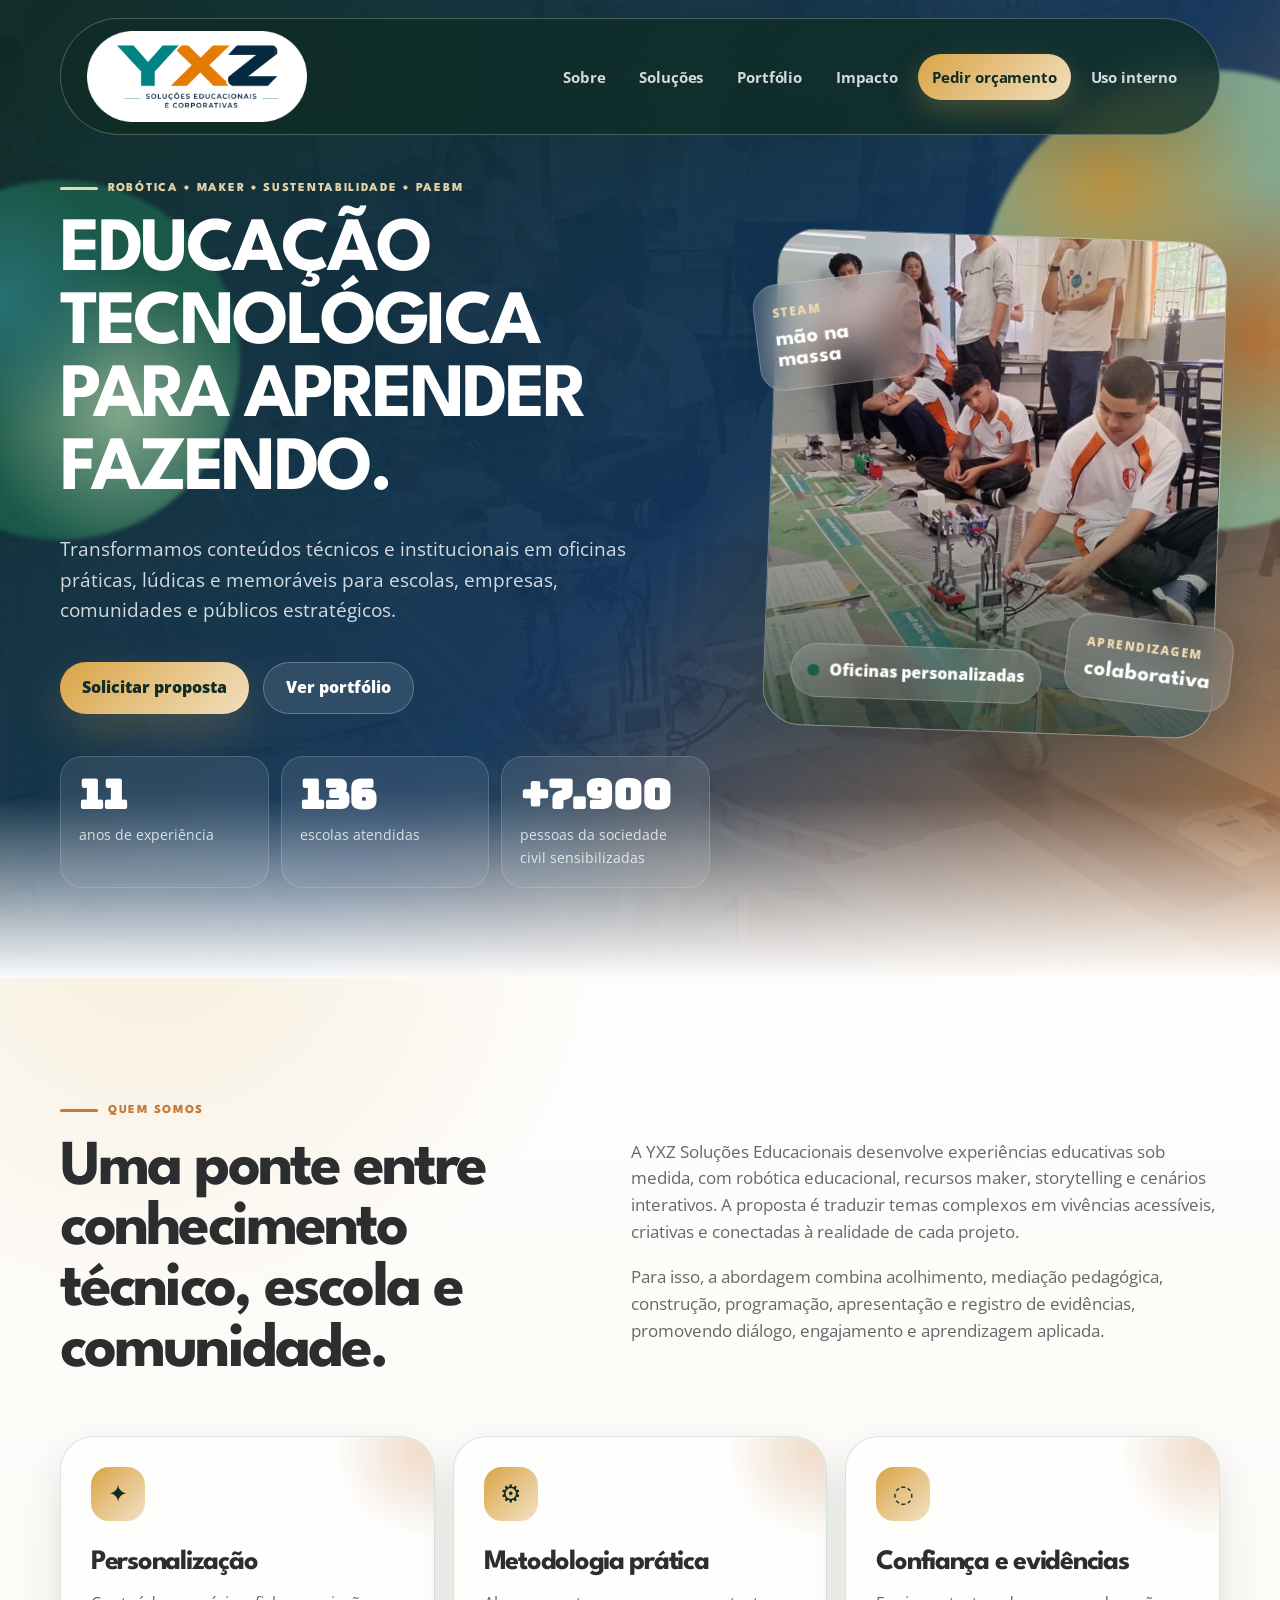
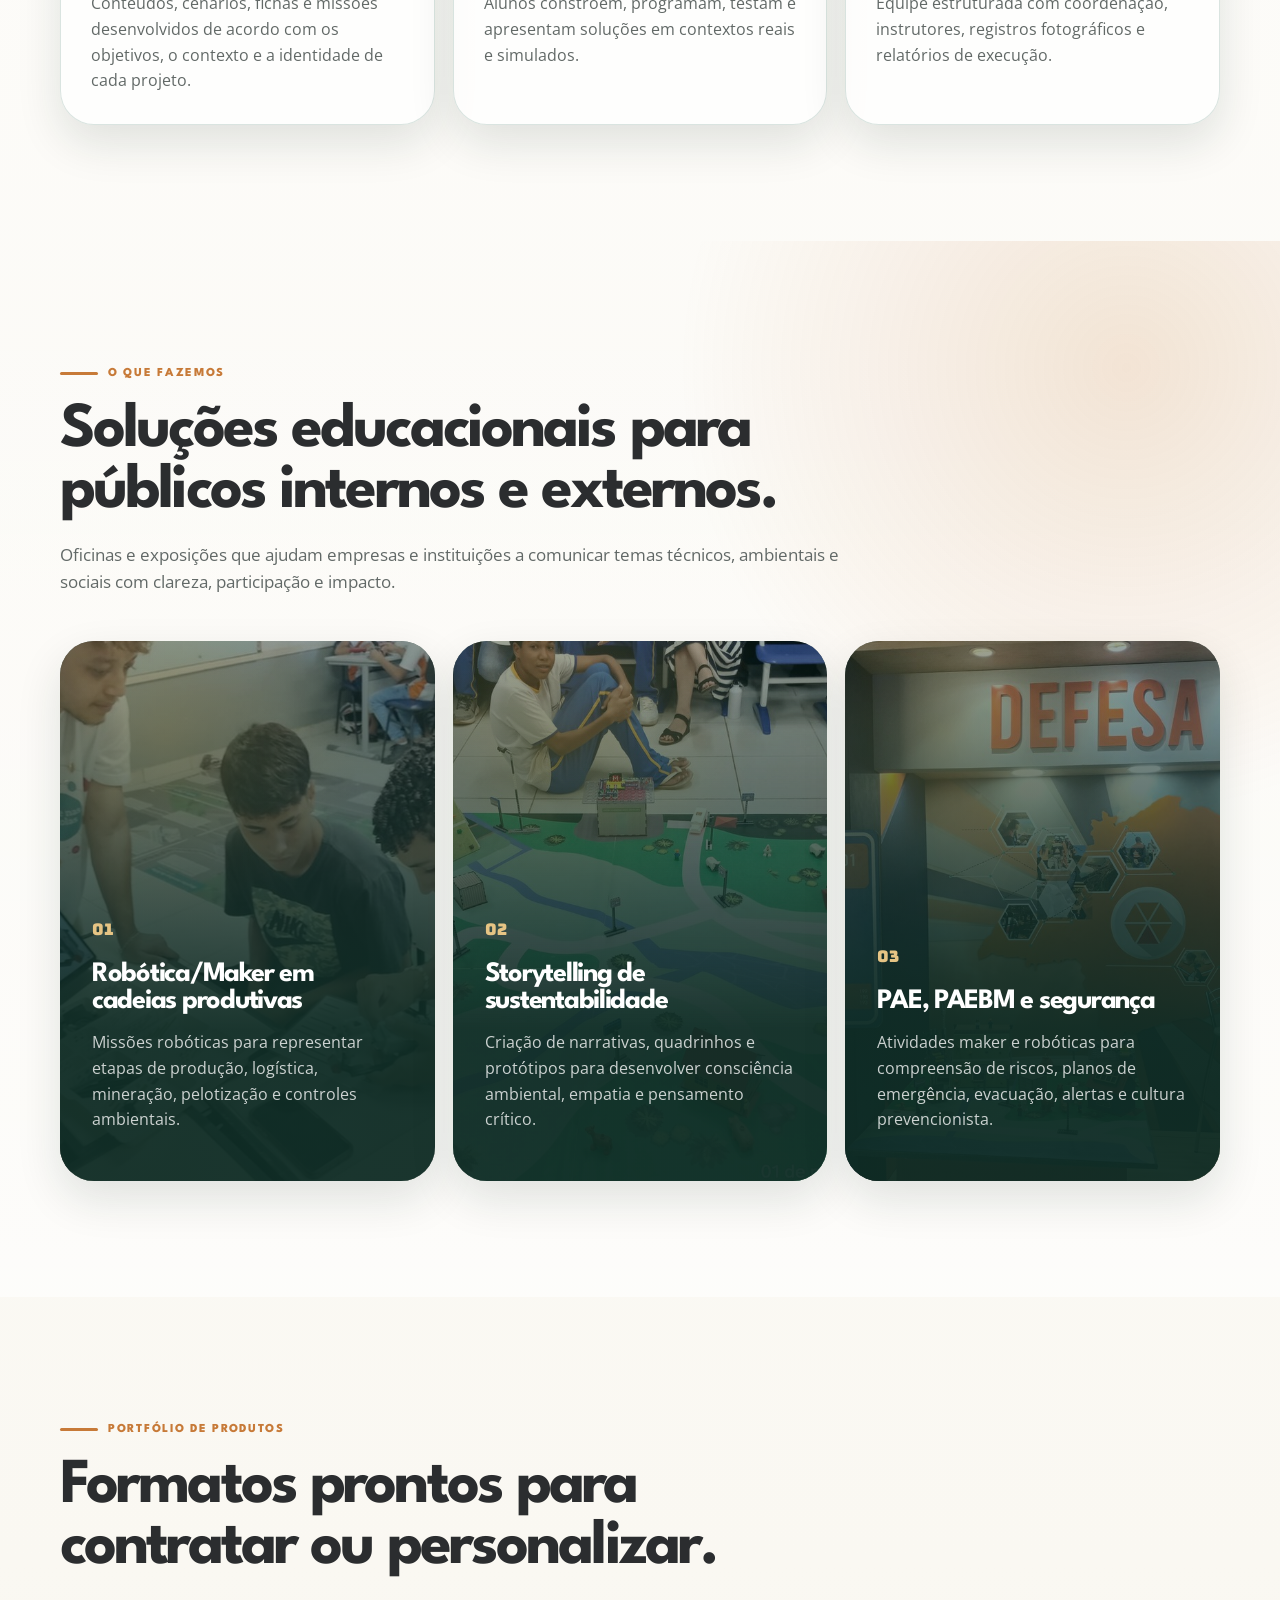
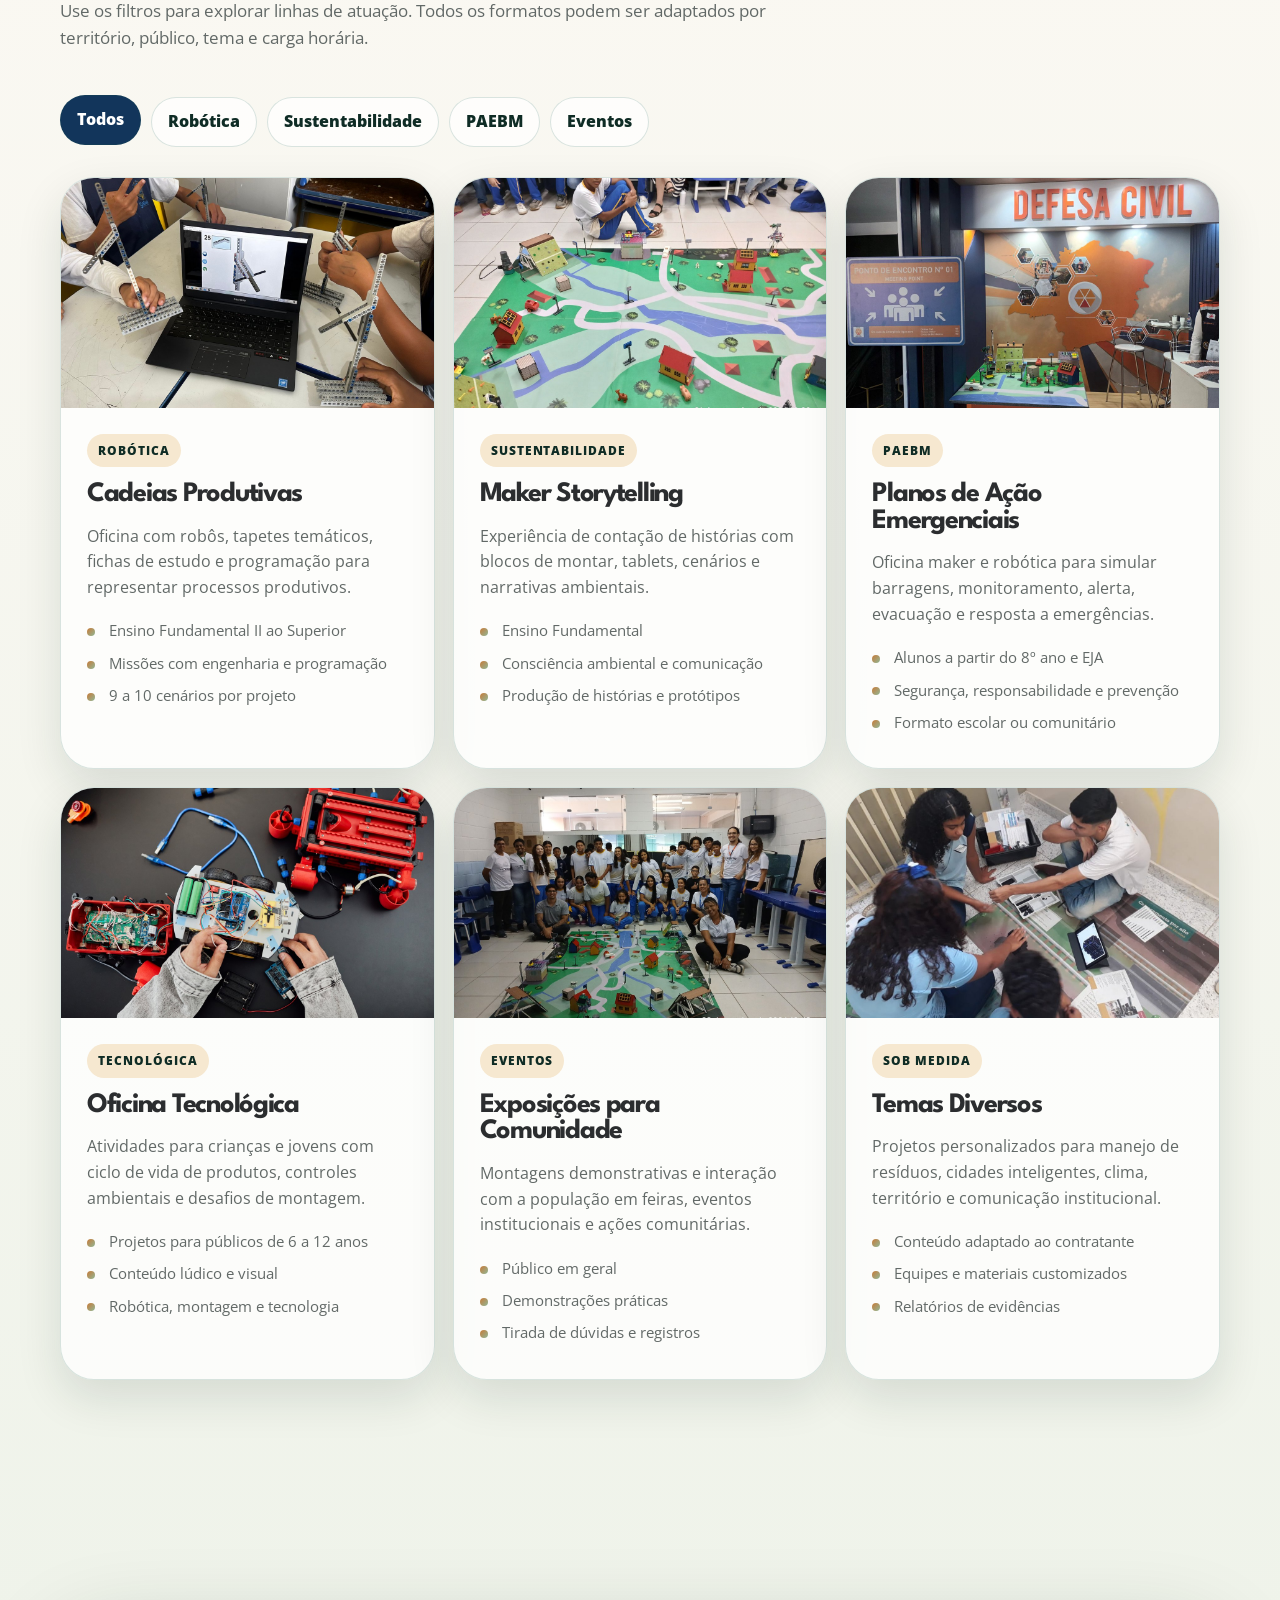
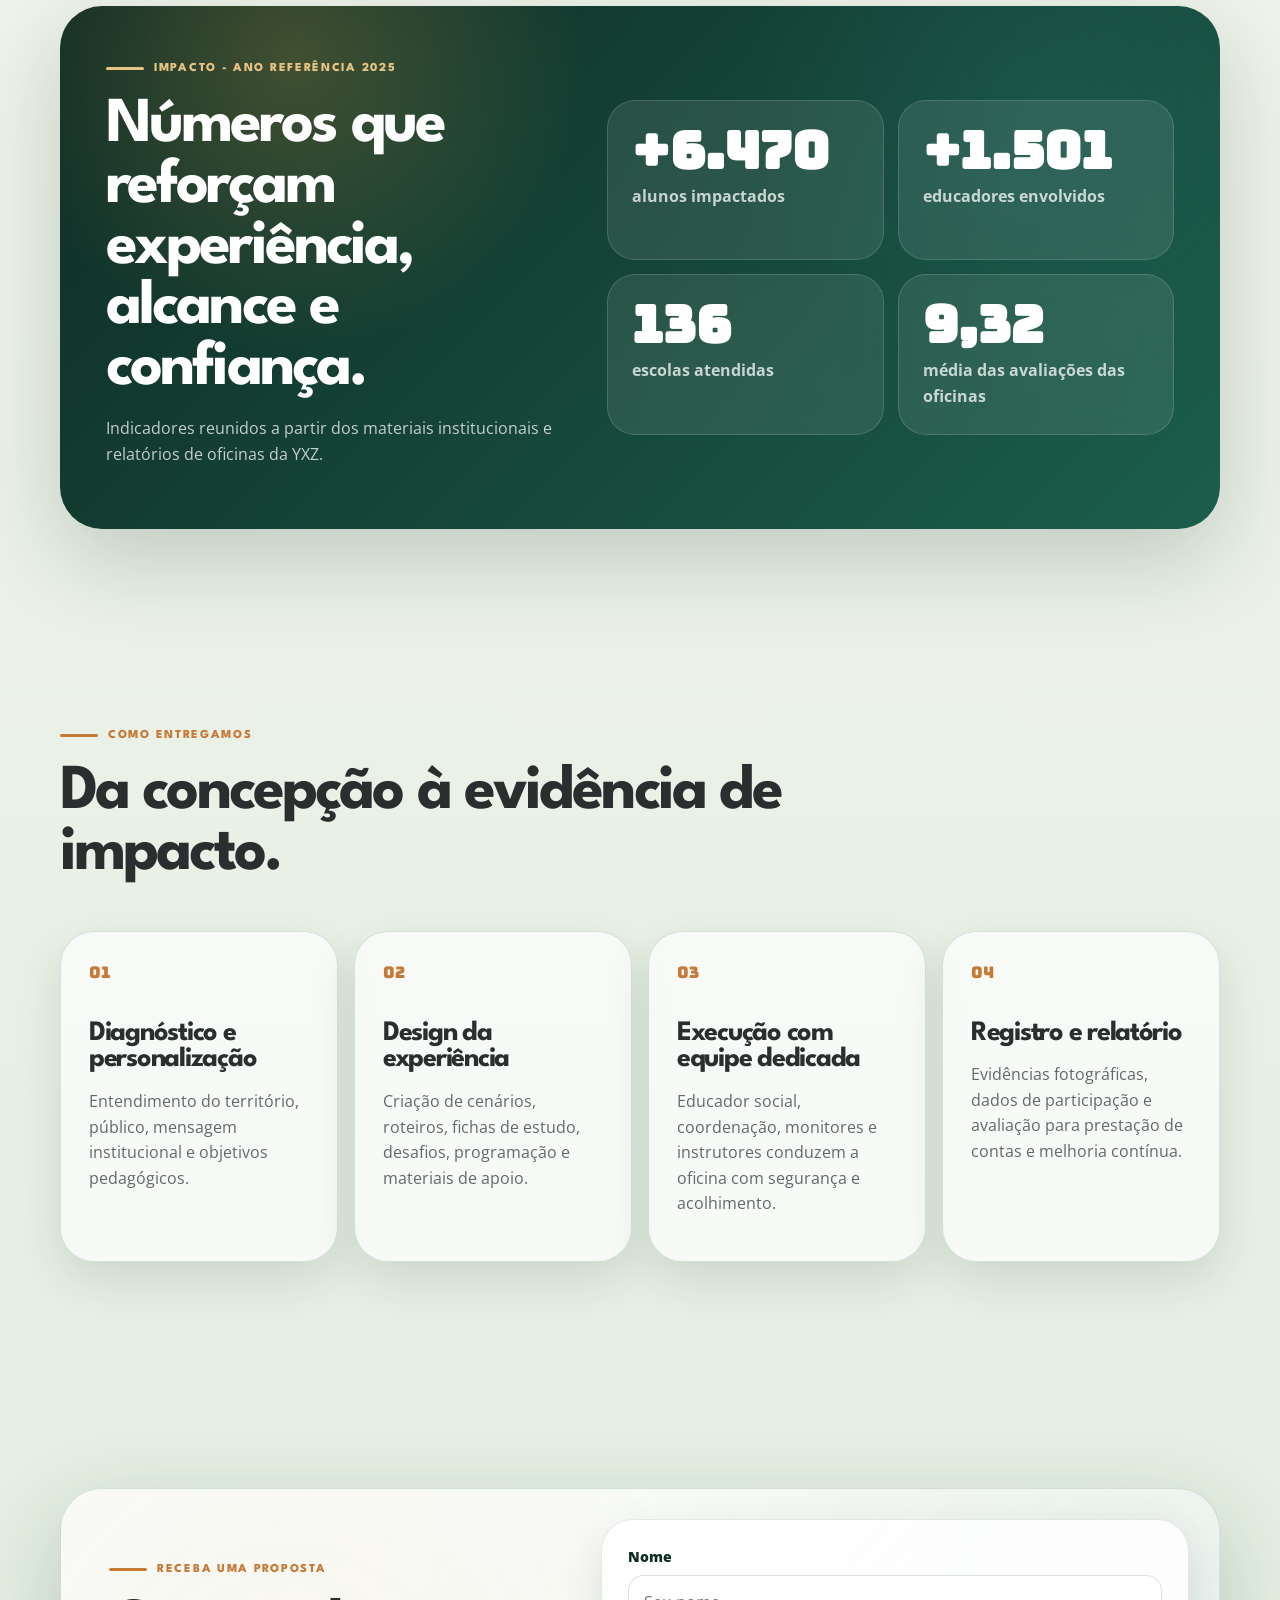
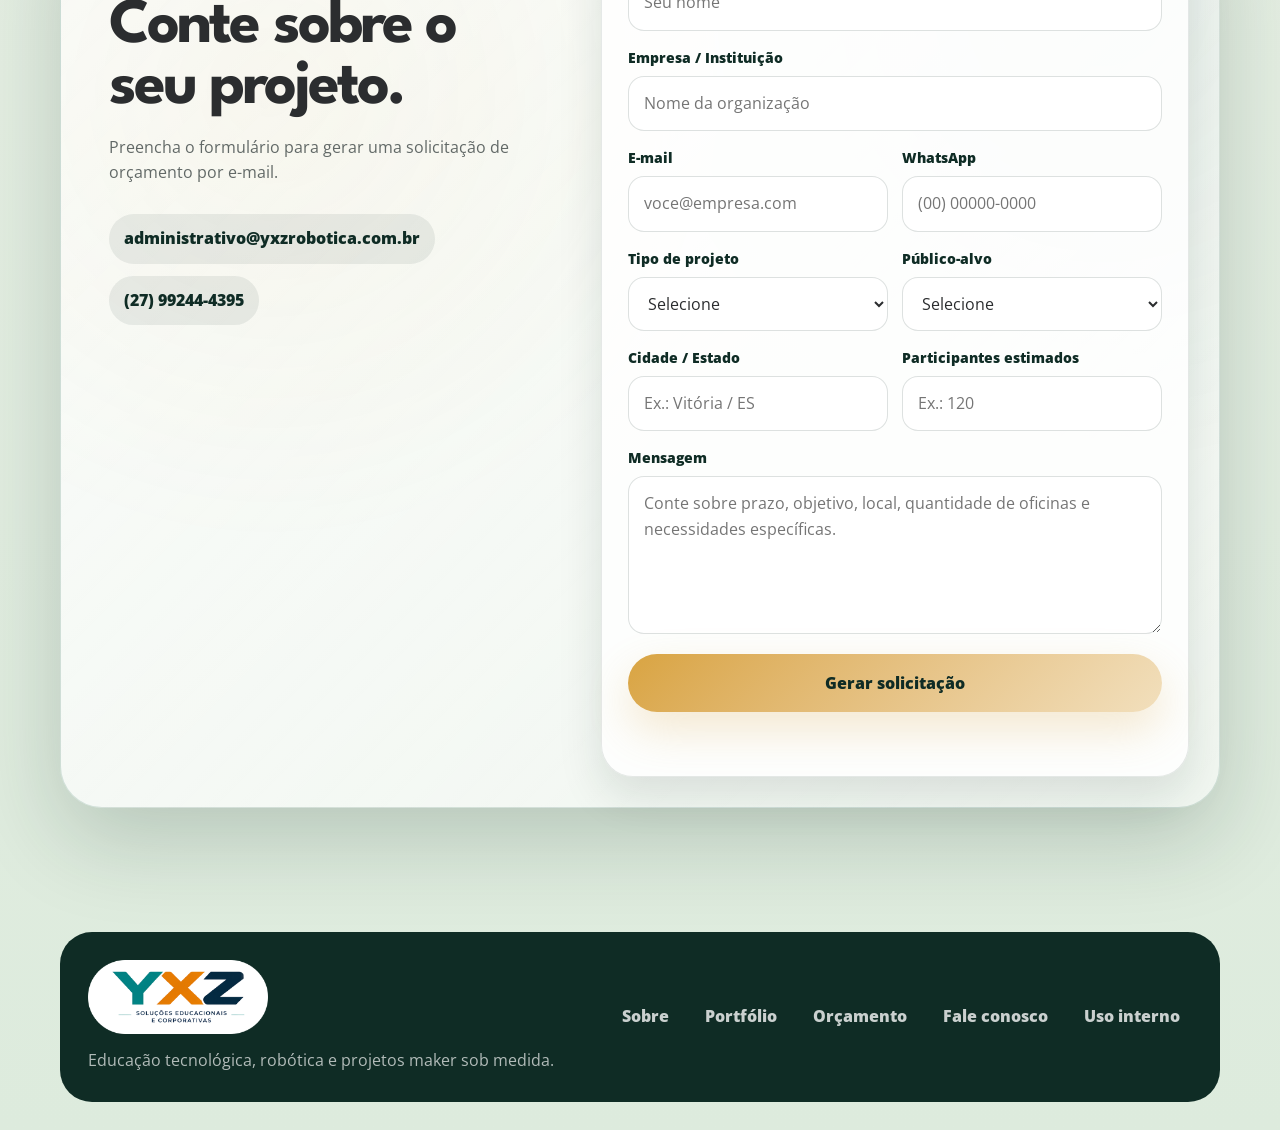
<file: index.html>
<!doctype html>
<html lang="pt-BR">
<head>
  <meta charset="utf-8">
  <meta name="viewport" content="width=device-width, initial-scale=1">
  <title>YXZ Soluções Educacionais</title>
  <meta name="description" content="A YXZ Soluções Educacionais cria oficinas de robótica, maker, sustentabilidade e PAEBM para escolas, empresas e comunidades.">
  <meta name="theme-color" content="#26124d">
  <meta property="og:title" content="YXZ Soluções Educacionais">
  <meta property="og:description" content="Educação tecnológica para aprender fazendo: robótica, maker, sustentabilidade e PAEBM.">
  <meta property="og:image" content="assets/og-yxz.jpg">
  <meta property="og:type" content="website">
  <link rel="icon" href="assets/favicon.png" type="image/png">
  <link rel="preconnect" href="https://fonts.googleapis.com">
  <link rel="preconnect" href="https://fonts.gstatic.com" crossorigin>
  <link href="https://fonts.googleapis.com/css2?family=Bungee&family=League+Spartan:wght@500;600;700;800&family=Open+Sans:wght@400;500;600;700&family=Rubik:wght@500;700&display=swap" rel="stylesheet">
  <link rel="stylesheet" href="styles.css">
</head>
<body>
  <div class="site-shell">
    <header class="site-header" data-header>
      <a class="brand" href="#inicio" aria-label="YXZ Robotic - início">
        <img src="assets/yxz-robotic-logo.png" alt="YXZROBOTIC Educação Tecnológica" width="100" height="41">
      </a>

      <button class="nav-toggle" aria-label="Abrir menu" aria-expanded="false" data-nav-toggle>
        <span></span><span></span><span></span>
      </button>

      <nav class="site-nav" data-nav>
        <a href="#sobre">Sobre</a>
        <a href="#solucoes">Soluções</a>
        <a href="#portfolio">Portfólio</a>
        <a href="#impacto">Impacto</a>
        <a href="#orcamento" class="nav-cta">Pedir orçamento</a>
        <a href="https://yxzrobotica.com.br">Uso interno</a>"
      </nav>
    </header>

    <main id="inicio">
      <section class="hero section">
        <div class="hero-bg" aria-hidden="true">
          <span class="orb orb-one"></span>
          <span class="orb orb-two"></span>
          <span class="grid-light"></span>
        </div>

        <div class="hero-content">
          <p class="eyebrow reveal">Robótica • Maker • Sustentabilidade • PAEBM</p>
          <h1 class="reveal delay-1">Educação tecnológica para aprender fazendo.</h1>
          <p class="hero-text reveal delay-2">
            Transformamos conteúdos técnicos e institucionais em oficinas práticas, lúdicas
            e memoráveis para escolas, empresas, comunidades e públicos estratégicos.
          </p>
          <div class="hero-actions reveal delay-3">
            <a class="btn btn-primary" href="#orcamento">Solicitar proposta</a>
            <a class="btn btn-glass" href="#portfolio">Ver portfólio</a>
          </div>

          <div class="hero-proof reveal delay-4" aria-label="Indicadores">
            <div>
              <strong data-count="11">0</strong>
              <span>anos de experiência</span>
            </div>
            <div>
              <strong data-count="136">0</strong>
              <span>escolas atendidas</span>
            </div>
            <div>
              <strong data-count="7900">0</strong>
              <span>pessoas da sociedade civil sensibilizadas</span>
            </div>
          </div>
        </div>

        <div class="hero-visual reveal delay-2">
          <div class="photo-card photo-card-main">
            <img src="assets/hero-workshop.jpg" alt="Alunos participando de oficina de robótica em cenário educativo">
            <div class="floating-badge">
              <span class="pulse"></span>
              Oficinas personalizadas
            </div>
          </div>
          <div class="mini-card mini-card-a">
            <span>STEAM</span>
            <strong>mão na massa</strong>
          </div>
          <div class="mini-card mini-card-b">
            <span>Aprendizagem</span>
            <strong>colaborativa</strong>
          </div>
        </div>
      </section>

      <section id="sobre" class="section about">
        <div class="section-kicker reveal">Quem somos</div>
        <div class="split">
          <div class="reveal">
            <h2>Uma ponte entre conhecimento técnico, escola e comunidade.</h2>
          </div>
          <div class="about-copy reveal delay-1">
            <p>
              A YXZ Soluções Educacionais desenvolve experiências educativas sob medida,
              com robótica educacional, recursos maker, storytelling e cenários interativos.
              A proposta é traduzir temas complexos em vivências acessíveis, criativas e
              conectadas à realidade de cada projeto.
            </p>
            <p>
              Para isso, a abordagem combina acolhimento, mediação pedagógica, construção,
              programação, apresentação e registro de evidências, promovendo diálogo,
              engajamento e aprendizagem aplicada.
            </p>
          </div>
        </div>

        <div class="value-grid">
          <article class="value-card reveal">
            <span class="icon">✦</span>
            <h3>Personalização</h3>
            <p>Conteúdos, cenários, fichas e missões desenvolvidos de acordo com os objetivos, o contexto e a identidade de cada projeto.</p>
          </article>
          <article class="value-card reveal delay-1">
            <span class="icon">⚙</span>
            <h3>Metodologia prática</h3>
            <p>Alunos constroem, programam, testam e apresentam soluções em contextos reais e simulados.</p>
          </article>
          <article class="value-card reveal delay-2">
            <span class="icon">◌</span>
            <h3>Confiança e evidências</h3>
            <p>Equipe estruturada com coordenação, instrutores, registros fotográficos e relatórios de execução.</p>
          </article>
        </div>
      </section>

      <section id="solucoes" class="section solutions">
        <div class="section-head reveal">
          <span class="section-kicker">O que fazemos</span>
          <h2>Soluções educacionais para públicos internos e externos.</h2>
          <p>
            Oficinas e exposições que ajudam empresas e instituições a comunicar temas técnicos,
            ambientais e sociais com clareza, participação e impacto.
          </p>
        </div>

        <div class="solutions-track" aria-label="Soluções da YXZ">
          <article class="solution-card reveal">
            <img src="assets/robotica-produtiva.jpg" alt="Estudantes montando robô em oficina">
            <div>
              <span>01</span>
              <h3>Robótica/Maker em cadeias produtivas</h3>
              <p>Missões robóticas para representar etapas de produção, logística, mineração, pelotização e controles ambientais.</p>
            </div>
          </article>
          <article class="solution-card reveal delay-1">
            <img src="assets/sustentabilidade-storytelling.jpg" alt="Cenário maker de cidade sustentável">
            <div>
              <span>02</span>
              <h3>Storytelling de sustentabilidade</h3>
              <p>Criação de narrativas, quadrinhos e protótipos para desenvolver consciência ambiental, empatia e pensamento crítico.</p>
            </div>
          </article>
          <article class="solution-card reveal delay-2">
            <img src="assets/paebm-comunidade.jpg" alt="Cenário de Defesa Civil e PAEBM">
            <div>
              <span>03</span>
              <h3>PAE, PAEBM e segurança</h3>
              <p>Atividades maker e robóticas para compreensão de riscos, planos de emergência, evacuação, alertas e cultura prevencionista.</p>
            </div>
          </article>
        </div>
      </section>

      <section id="portfolio" class="section portfolio">
        <div class="section-head reveal">
          <span class="section-kicker">Portfólio de produtos</span>
          <h2>Formatos prontos para contratar ou personalizar.</h2>
          <p>Use os filtros para explorar linhas de atuação. Todos os formatos podem ser adaptados por território, público, tema e carga horária.</p>
        </div>

        <div class="filter-bar reveal" role="tablist" aria-label="Filtrar portfólio">
          <button class="filter active" data-filter="all" role="tab" aria-selected="true">Todos</button>
          <button class="filter" data-filter="robotica" role="tab">Robótica</button>
          <button class="filter" data-filter="sustentabilidade" role="tab">Sustentabilidade</button>
          <button class="filter" data-filter="paebm" role="tab">PAEBM</button>
          <button class="filter" data-filter="eventos" role="tab">Eventos</button>
        </div>

        <div class="portfolio-grid" data-portfolio>
          <article class="portfolio-card reveal" data-category="robotica">
            <div class="portfolio-media"><img src="assets/lego-ev3.jpg" alt="Montagem de robótica com notebook e peças"></div>
            <div class="portfolio-body">
              <span class="tag">Robótica</span>
              <h3>Cadeias Produtivas</h3>
              <p>Oficina com robôs, tapetes temáticos, fichas de estudo e programação para representar processos produtivos.</p>
              <ul>
                <li>Ensino Fundamental II ao Superior</li>
                <li>Missões com engenharia e programação</li>
                <li>9 a 10 cenários por projeto</li>
              </ul>
            </div>
          </article>

          <article class="portfolio-card reveal delay-1" data-category="sustentabilidade">
            <div class="portfolio-media"><img src="assets/sustentabilidade-storytelling.jpg" alt="Cenário de sustentabilidade com maquete e cidade"></div>
            <div class="portfolio-body">
              <span class="tag">Sustentabilidade</span>
              <h3>Maker Storytelling</h3>
              <p>Experiência de contação de histórias com blocos de montar, tablets, cenários e narrativas ambientais.</p>
              <ul>
                <li>Ensino Fundamental</li>
                <li>Consciência ambiental e comunicação</li>
                <li>Produção de histórias e protótipos</li>
              </ul>
            </div>
          </article>

          <article class="portfolio-card reveal delay-2" data-category="paebm robotica">
            <div class="portfolio-media"><img src="assets/paebm-comunidade.jpg" alt="Estande com cenário de PAEBM"></div>
            <div class="portfolio-body">
              <span class="tag">PAEBM</span>
              <h3>Planos de Ação Emergenciais</h3>
              <p>Oficina maker e robótica para simular barragens, monitoramento, alerta, evacuação e resposta a emergências.</p>
              <ul>
                <li>Alunos a partir do 8º ano e EJA</li>
                <li>Segurança, responsabilidade e prevenção</li>
                <li>Formato escolar ou comunitário</li>
              </ul>
            </div>
          </article>

          <article class="portfolio-card reveal" data-category="robotica">
            <div class="portfolio-media"><img src="assets/maker-tecnologia.jpg" alt="Pessoa manipulando componentes de robótica"></div>
            <div class="portfolio-body">
              <span class="tag">Tecnológica</span>
              <h3>Oficina Tecnológica</h3>
              <p>Atividades para crianças e jovens com ciclo de vida de produtos, controles ambientais e desafios de montagem.</p>
              <ul>
                <li>Projetos para públicos de 6 a 12 anos</li>
                <li>Conteúdo lúdico e visual</li>
                <li>Robótica, montagem e tecnologia</li>
              </ul>
            </div>
          </article>

          <article class="portfolio-card reveal delay-1" data-category="eventos paebm">
            <div class="portfolio-media"><img src="assets/oficina-equipe.jpg" alt="Turma reunida ao redor de cenário maker"></div>
            <div class="portfolio-body">
              <span class="tag">Eventos</span>
              <h3>Exposições para Comunidade</h3>
              <p>Montagens demonstrativas e interação com a população em feiras, eventos institucionais e ações comunitárias.</p>
              <ul>
                <li>Público em geral</li>
                <li>Demonstrações práticas</li>
                <li>Tirada de dúvidas e registros</li>
              </ul>
            </div>
          </article>

          <article class="portfolio-card reveal delay-2" data-category="sustentabilidade eventos">
            <div class="portfolio-media"><img src="assets/aprendizagem-tablet.jpg" alt="Grupo de alunos em atividade com tablet e fichas"></div>
            <div class="portfolio-body">
              <span class="tag">Sob medida</span>
              <h3>Temas Diversos</h3>
              <p>Projetos personalizados para manejo de resíduos, cidades inteligentes, clima, território e comunicação institucional.</p>
              <ul>
                <li>Conteúdo adaptado ao contratante</li>
                <li>Equipes e materiais customizados</li>
                <li>Relatórios de evidências</li>
              </ul>
            </div>
          </article>
        </div>
      </section>

      <section id="impacto" class="section impact">
        <div class="impact-panel reveal">
          <div>
            <span class="section-kicker">Impacto - Ano referência 2025</span>
            <h2>Números que reforçam experiência, alcance e confiança.</h2>
            <p>Indicadores reunidos a partir dos materiais institucionais e relatórios de oficinas da YXZ.</p>
          </div>
          <div class="metrics-grid">
            <div class="metric"><strong data-count="6470">0</strong><span>alunos impactados</span></div>
            <div class="metric"><strong data-count="1501">0</strong><span>educadores envolvidos</span></div>
            <div class="metric"><strong data-count="136">0</strong><span>escolas atendidas</span></div>
            <div class="metric"><strong>9,32</strong><span>média das avaliações das oficinas</span></div>
          </div>
        </div>
      </section>

      <section class="section process">
        <div class="section-head reveal">
          <span class="section-kicker">Como entregamos</span>
          <h2>Da concepção à evidência de impacto.</h2>
        </div>
        <div class="timeline">
          <article class="timeline-item reveal">
            <span>01</span>
            <h3>Diagnóstico e personalização</h3>
            <p>Entendimento do território, público, mensagem institucional e objetivos pedagógicos.</p>
          </article>
          <article class="timeline-item reveal delay-1">
            <span>02</span>
            <h3>Design da experiência</h3>
            <p>Criação de cenários, roteiros, fichas de estudo, desafios, programação e materiais de apoio.</p>
          </article>
          <article class="timeline-item reveal delay-2">
            <span>03</span>
            <h3>Execução com equipe dedicada</h3>
            <p>Educador social, coordenação, monitores e instrutores conduzem a oficina com segurança e acolhimento.</p>
          </article>
          <article class="timeline-item reveal delay-3">
            <span>04</span>
            <h3>Registro e relatório</h3>
            <p>Evidências fotográficas, dados de participação e avaliação para prestação de contas e melhoria contínua.</p>
          </article>
        </div>
      </section>

      <section id="orcamento" class="section contact">
        <div class="contact-card reveal">
          <div class="contact-copy">
            <span class="section-kicker">Receba uma proposta</span>
            <h2>Conte sobre o seu projeto.</h2>
            <p>
              Preencha o formulário para gerar uma solicitação de orçamento por e-mail.
            </p>

            <div class="contact-links">
              <a href="mailto:administrativo@yxzrobotica.com.br">administrativo@yxzrobotica.com.br</a>
              <a href="tel:+5527992444395">(27) 99244-4395</a>
            </div>
          </div>

          <form class="proposal-form" id="proposalForm" name="orcamento" method="POST" data-netlify="true" netlify-honeypot="bot-field" action="/obrigado.html">
            <input type="hidden" name="form-name" value="orcamento">
            <p class="hidden">
              <label>Não preencha: <input name="bot-field"></label>
            </p>

            <div class="form-row">
              <label for="nome">Nome</label>
              <input id="nome" name="nome" type="text" placeholder="Seu nome" required>
            </div>

            <div class="form-row">
              <label for="empresa">Empresa / Instituição</label>
              <input id="empresa" name="empresa" type="text" placeholder="Nome da organização" required>
            </div>

            <div class="form-grid">
              <div class="form-row">
                <label for="email">E-mail</label>
                <input id="email" name="email" type="email" placeholder="voce@empresa.com" required>
              </div>
              <div class="form-row">
                <label for="telefone">WhatsApp</label>
                <input id="telefone" name="telefone" type="tel" placeholder="(00) 00000-0000">
              </div>
            </div>

            <div class="form-grid">
              <div class="form-row">
                <label for="tipo">Tipo de projeto</label>
                <select id="tipo" name="tipo" required>
                  <option value="">Selecione</option>
                  <option>Robótica/Maker - Cadeias Produtivas</option>
                  <option>Storytelling - Sustentabilidade</option>
                  <option>PAE/PAEBM e Segurança</option>
                  <option>Exposição ou Evento Comunitário</option>
                  <option>Projeto personalizado</option>
                </select>
              </div>
              <div class="form-row">
                <label for="publico">Público-alvo</label>
                <select id="publico" name="publico" required>
                  <option value="">Selecione</option>
                  <option>Ensino Fundamental</option>
                  <option>Ensino Médio</option>
                  <option>Técnico / Superior</option>
                  <option>Educadores</option>
                  <option>Comunidade / público geral</option>
                  <option>Público interno corporativo</option>
                </select>
              </div>
            </div>

            <div class="form-grid">
              <div class="form-row">
                <label for="cidade">Cidade / Estado</label>
                <input id="cidade" name="cidade" type="text" placeholder="Ex.: Vitória / ES">
              </div>
              <div class="form-row">
                <label for="participantes">Participantes estimados</label>
                <input id="participantes" name="participantes" type="number" min="1" placeholder="Ex.: 120">
              </div>
            </div>

            <div class="form-row">
              <label for="mensagem">Mensagem</label>
              <textarea id="mensagem" name="mensagem" rows="5" placeholder="Conte sobre prazo, objetivo, local, quantidade de oficinas e necessidades específicas."></textarea>
            </div>

            <button class="btn btn-primary form-submit" type="submit">Gerar solicitação</button>
            <p class="form-status" role="status" aria-live="polite" data-form-status></p>
          </form>
        </div>
      </section>
    </main>

    <footer class="site-footer" id="fale-conosco">
      <div>
        <img src="assets/yxz-robotic-logo.png" alt="YXZROBOTIC Educação Tecnológica" width="180" height="74">
        <p>Educação tecnológica, robótica e projetos maker sob medida.</p>
      </div>
      <div class="footer-nav">
        <a href="#sobre">Sobre</a>
        <a href="#portfolio">Portfólio</a>
        <a href="#orcamento">Orçamento</a>
        <a href="mailto:administrativo@yxzrobotica.com.br">Fale conosco</a>
        <a href="https://yxzrobotica.com.br">Uso interno</a>
      </div>
    </footer>
  </div>

  <script src="script.js"></script>
  <script type="application/ld+json">
  {
    "@context": "https://schema.org",
    "@type": "EducationalOrganization",
    "name": "YXZ Soluções Educacionais",
    "alternateName": "YXZ Robótica",
    "description": "Empresa de educação tecnológica, robótica educacional, oficinas maker, sustentabilidade e PAEBM.",
    "email": "administrativo@yxzrobotica.com.br",
    "telephone": "+55 27 99244-4395"
  }
  </script>
</body>
</html>
</file>
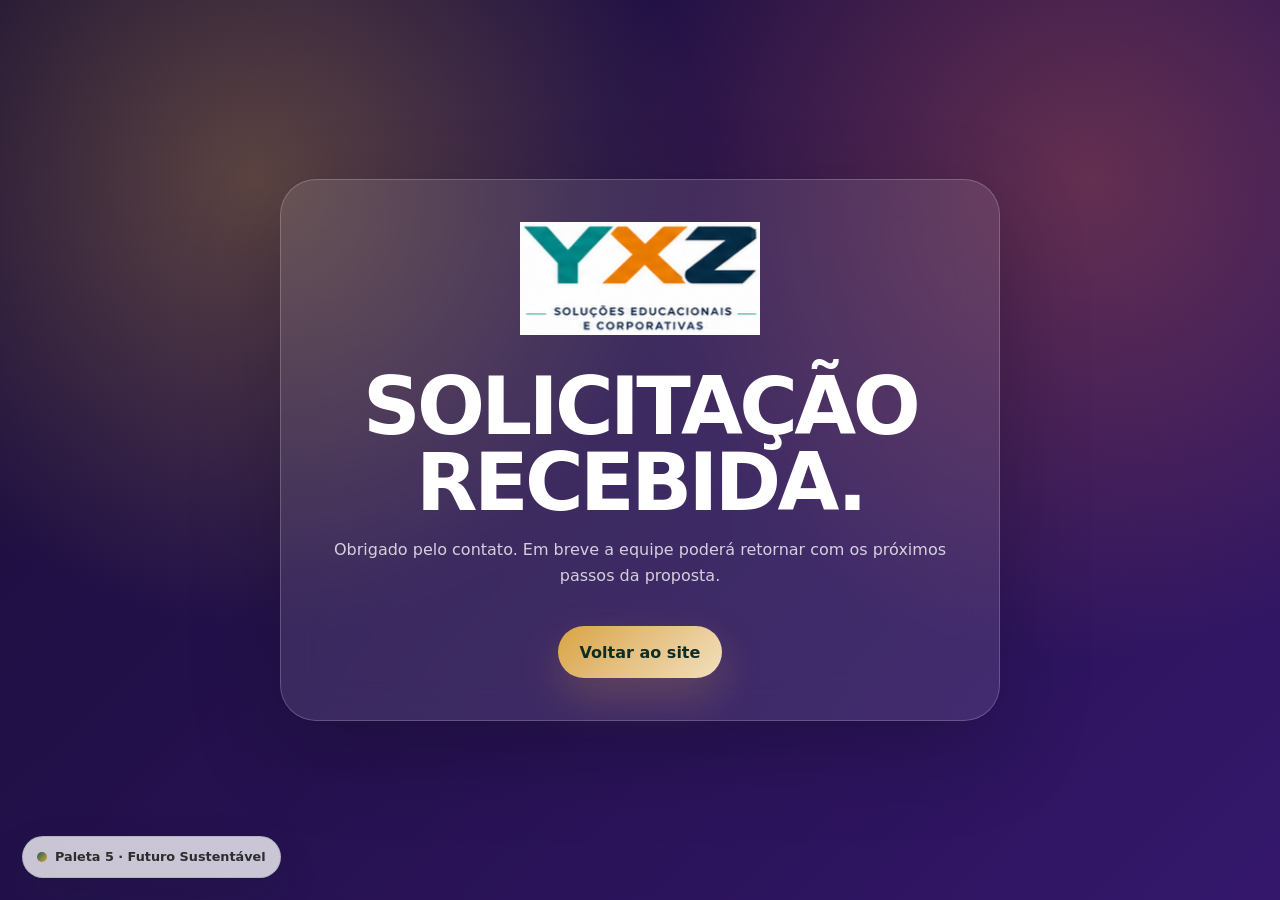
<file: obrigado.html>
<!doctype html>
<html lang="pt-BR">
<head>
  <meta charset="utf-8">
  <meta name="viewport" content="width=device-width, initial-scale=1">
  <title>Paleta 5 — Futuro Sustentável | YXZ Soluções Educacionais</title>
  <meta name="theme-color" content="#26124d">
  <link rel="icon" href="assets/favicon.png" type="image/png">
  <link rel="stylesheet" href="styles.css">
  <style>
    .thanks-page {
      min-height: 100vh;
      display: grid;
      place-items: center;
      padding: 32px;
      color: #fff;
      background:
        radial-gradient(circle at 20% 20%, rgba(255, 207, 69, .28), transparent 28rem),
        radial-gradient(circle at 85% 20%, rgba(255, 122, 69, .28), transparent 30rem),
        linear-gradient(135deg, #170c35, #34176b);
    }
    .thanks-card {
      max-width: 720px;
      padding: 42px;
      border-radius: 36px;
      background: rgba(255,255,255,.1);
      border: 1px solid rgba(255,255,255,.2);
      backdrop-filter: blur(20px);
      box-shadow: 0 30px 90px rgba(0,0,0,.22);
      text-align: center;
    }
    .thanks-card img {
      width: 240px;
      margin: 0 auto 34px;
    }
    .thanks-card h1 {
      font-size: clamp(3rem, 8vw, 5rem);
    }
    .thanks-card p {
      color: rgba(255,255,255,.78);
    }
    .thanks-card .btn {
      margin-top: 22px;
    }
  </style>
</head>
<body>
  <main class="thanks-page">
    <section class="thanks-card">
      <img src="assets/yxz-robotic-logo-white.png" alt="YXZROBOTIC Educação Tecnológica">
      <h1>Solicitação recebida.</h1>
      <p>Obrigado pelo contato. Em breve a equipe poderá retornar com os próximos passos da proposta.</p>
      <a class="btn btn-primary" href="index.html">Voltar ao site</a>
    </section>
  </main>
  <div class="palette-test-badge">Paleta 5 · Futuro Sustentável</div>
</body>
</html>
</file>
<file: styles.css>
/* 
  YXZ Soluções Educacionais — site institucional
  Versão de teste: Paleta 5 — Futuro Sustentável
  Verde profundo, azul noite e dourado suave: aparência mais institucional, sofisticada e preparada para grandes contratantes.
*/

:root {

  --ink: #2B2D2F;
  --muted: #626967;
  --surface: #FAF8F2;
  --surface-2: #DDEBDD;
  --white: #ffffff;
  --purple-950: #0F2C25;
  --purple-900: #12355B;
  --purple-800: #1B5E4B;
  --purple-600: #1B5E4B;
  --pink: #91B796;
  --orange: #C77A38;
  --yellow: #D9A441;
  --cyan: #2C7A7B;
  --green: #1B5E4B;
  --line: rgba(27, 94, 75, .16);
  --shadow: 0 30px 90px rgba(15, 44, 37, .20);
  --shadow-soft: 0 18px 45px rgba(15, 44, 37, .12);
  --radius-xl: 34px;
  --radius-lg: 24px;
  --radius-md: 16px;
  --container: min(1160px, calc(100vw - 40px));
  --font-head: "League Spartan", "Archivo Black", "Rubik", system-ui, sans-serif;
  --font-body: "Open Sans", "Rubik", system-ui, sans-serif;
  --font-display: "Bungee", "League Spartan", system-ui, sans-serif;
}

* {
  box-sizing: border-box;
}

html {
  scroll-behavior: smooth;
}

body {
  margin: 0;
  color: var(--ink);
  background:
    radial-gradient(circle at 12% 12%, rgba(217, 164, 65, .16), transparent 28rem),
    radial-gradient(circle at 88% 4%, rgba(27, 94, 75, .12), transparent 34rem),
    linear-gradient(180deg, #FFFFFF 0%, #FAF8F2 42%, #DDEBDD 100%);
  font-family: var(--font-body);
  line-height: 1.6;
  overflow-x: hidden;
}

body.nav-open {
  overflow: hidden;
}

a {
  color: inherit;
  text-decoration: none;
}

img {
  display: block;
  max-width: 100%;
}

button,
input,
select,
textarea {
  font: inherit;
}

.site-shell {
  position: relative;
  overflow: hidden;
}

.site-header {
  position: fixed;
  top: 18px;
  left: 50%;
  right: auto;
  bottom: auto;
  z-index: 50;
  transform: translateX(-50%);
  width: min(1160px, calc(100vw - 28px));
  min-height: 74px;
  padding: 12px 16px;
  display: flex;
  align-items: center;
  justify-content: space-between;
  border: 1px solid rgba(255, 255, 255, .24);
  border-radius: 999px;
  background: rgba(15, 44, 37, .78);
  backdrop-filter: blur(22px);
  box-shadow: 0 20px 70px rgba(15, 44, 37, .22);
  transition: transform .35s ease, background .35s ease, min-height .35s ease;
}

.site-header.is-scrolled {
  min-height: 66px;
  background: rgba(15, 44, 37, .92);
}

.brand {
  display: inline-flex;
  align-items: center;
  padding-left: 10px;
}

.brand img {
  width: 220px;
  height: auto;
  object-fit: contain;
}

.site-nav {
  display: flex;
  align-items: center;
  gap: 6px;
}

.site-nav a {
  color: rgba(255,255,255,.82);
  font-weight: 700;
  font-size: .94rem;
  letter-spacing: -.01em;
  padding: 11px 14px;
  border-radius: 999px;
  transition: color .25s ease, background .25s ease, transform .25s ease;
}

.site-nav a:hover {
  color: #fff;
  background: rgba(255, 255, 255, .12);
  transform: translateY(-1px);
}

.site-nav .nav-cta {
  color: var(--purple-950);
  background: linear-gradient(135deg, var(--yellow), color-mix(in srgb, var(--yellow) 35%, #ffffff));
  box-shadow: 0 10px 28px rgba(217, 164, 65, .28);
}

.site-nav .nav-cta:hover {
  background: linear-gradient(135deg, color-mix(in srgb, var(--yellow) 55%, #ffffff), var(--yellow));
  color: var(--purple-950);
}

.nav-toggle {
  display: none;
  width: 48px;
  height: 48px;
  border: 0;
  border-radius: 16px;
  background: rgba(255,255,255,.13);
  cursor: pointer;
}

.nav-toggle span {
  display: block;
  width: 22px;
  height: 2px;
  margin: 5px auto;
  background: #fff;
  border-radius: 999px;
  transition: transform .25s ease, opacity .25s ease;
}

.nav-open .nav-toggle span:nth-child(1) {
  transform: translateY(7px) rotate(45deg);
}

.nav-open .nav-toggle span:nth-child(2) {
  opacity: 0;
}

.nav-open .nav-toggle span:nth-child(3) {
  transform: translateY(-7px) rotate(-45deg);
}

.section {
  width: var(--container);
  margin: 0 auto;
  padding: 116px 0;
}

.hero {
  width: 100%;
  min-height: 100vh;
  padding: 156px max(20px, calc((100vw - 1160px) / 2)) 100px;
  position: relative;
  display: grid;
  grid-template-columns: minmax(0, 1fr) minmax(420px, .88fr);
  align-items: center;
  gap: 58px;
  color: #fff;
  background:
    linear-gradient(135deg, rgba(15, 44, 37, .98), rgba(18, 53, 91, .95) 54%, rgba(199, 122, 56, .72)),
    url("assets/hero-workshop.jpg") center/cover;
  overflow: hidden;
}

.hero::after {
  content: "";
  position: absolute;
  inset: auto 0 0;
  height: 180px;
  background: linear-gradient(180deg, transparent, color-mix(in srgb, #FFFFFF 98%, transparent));
  pointer-events: none;
}

.hero-content,
.hero-visual {
  position: relative;
  z-index: 2;
}

.hero-bg {
  position: absolute;
  inset: 0;
  pointer-events: none;
  overflow: hidden;
}

.orb {
  position: absolute;
  border-radius: 999px;
  filter: blur(2px);
  opacity: .88;
  animation: float 8s ease-in-out infinite;
}

.orb-one {
  width: 360px;
  height: 360px;
  left: -120px;
  top: 180px;
  background:
    radial-gradient(circle at 34% 34%, var(--cyan), transparent 38%),
    radial-gradient(circle at 67% 65%, var(--pink), transparent 43%),
    var(--purple-600);
}

.orb-two {
  width: 460px;
  height: 460px;
  right: -160px;
  top: 70px;
  background:
    radial-gradient(circle at 28% 24%, var(--yellow), transparent 32%),
    radial-gradient(circle at 60% 58%, var(--orange), transparent 42%),
    var(--pink);
  animation-delay: -3s;
}

.grid-light {
  position: absolute;
  inset: 0;
  background-image:
    linear-gradient(rgba(255,255,255,.08) 1px, transparent 1px),
    linear-gradient(90deg, rgba(255,255,255,.08) 1px, transparent 1px);
  background-size: 62px 62px;
  mask-image: linear-gradient(90deg, transparent, #000 20%, #000 80%, transparent);
  opacity: .2;
}

.eyebrow,
.section-kicker {
  display: inline-flex;
  align-items: center;
  gap: 10px;
  margin: 0 0 18px;
  color: var(--orange);
  font-family: var(--font-head);
  font-weight: 800;
  text-transform: uppercase;
  letter-spacing: .14em;
  font-size: .76rem;
}

.eyebrow {
  color: color-mix(in srgb, var(--yellow) 42%, #ffffff);
}

.eyebrow::before,
.section-kicker::before {
  content: "";
  width: 38px;
  height: 3px;
  border-radius: 999px;
  background: currentColor;
}

h1,
h2,
h3 {
  margin: 0;
  font-family: var(--font-head);
  letter-spacing: -.045em;
  line-height: .95;
}

h1 {
  max-width: 700px;
  font-size: clamp(4rem, 8vw, 7.3rem);
  text-transform: uppercase;
}

h2 {
  font-size: clamp(2.6rem, 5vw, 5rem);
}

h3 {
  font-size: clamp(1.5rem, 2.2vw, 2rem);
}

.hero-text {
  max-width: 650px;
  margin: 26px 0 0;
  color: rgba(255,255,255,.82);
  font-size: clamp(1.06rem, 1.5vw, 1.28rem);
}

.hero-actions {
  display: flex;
  flex-wrap: wrap;
  gap: 14px;
  margin-top: 36px;
}

.btn {
  display: inline-flex;
  align-items: center;
  justify-content: center;
  min-height: 52px;
  padding: 0 22px;
  border: 0;
  border-radius: 999px;
  font-weight: 800;
  cursor: pointer;
  transition: transform .25s ease, box-shadow .25s ease, background .25s ease;
}

.btn:hover {
  transform: translateY(-3px);
}

.btn-primary {
  color: var(--purple-950);
  background: linear-gradient(135deg, var(--yellow), color-mix(in srgb, var(--yellow) 35%, #ffffff));
  box-shadow: 0 18px 44px rgba(217, 164, 65, .24);
}

.btn-glass {
  color: #fff;
  border: 1px solid rgba(255,255,255,.25);
  background: rgba(255,255,255,.1);
  backdrop-filter: blur(18px);
}

.hero-proof {
  display: grid;
  grid-template-columns: repeat(3, minmax(0, 1fr));
  gap: 12px;
  max-width: 690px;
  margin-top: 42px;
}

.hero-proof div {
  padding: 18px;
  border: 1px solid rgba(255,255,255,.16);
  border-radius: 22px;
  background: rgba(255,255,255,.09);
  backdrop-filter: blur(16px);
}

.hero-proof strong {
  display: block;
  font-family: var(--font-display);
  font-size: clamp(1.5rem, 3.2vw, 2.5rem);
  line-height: 1;
  color: #fff;
}

.hero-proof span {
  display: block;
  margin-top: 8px;
  color: rgba(255,255,255,.78);
  font-size: .9rem;
}

.hero-visual {
  min-height: 590px;
}

.photo-card {
  position: relative;
  overflow: hidden;
  border-radius: 38px;
  background: rgba(255,255,255,.12);
  box-shadow: var(--shadow);
}

.photo-card-main {
  transform: rotate(2deg);
  border: 1px solid rgba(255,255,255,.25);
}

.photo-card-main img {
  height: 560px;
  width: 100%;
  object-fit: cover;
  filter: saturate(1.05) contrast(1.05);
}

.photo-card-main::after {
  content: "";
  position: absolute;
  inset: 0;
  background:
    linear-gradient(180deg, transparent 45%, rgba(15, 44, 37,.68)),
    radial-gradient(circle at 82% 10%, rgba(217, 164, 65,.28), transparent 32%);
}

.floating-badge,
.mini-card {
  position: absolute;
  z-index: 3;
  border: 1px solid rgba(255,255,255,.22);
  background: rgba(255,255,255,.13);
  backdrop-filter: blur(18px);
  box-shadow: var(--shadow-soft);
}

.floating-badge {
  left: 26px;
  bottom: 28px;
  display: flex;
  align-items: center;
  gap: 10px;
  padding: 13px 16px;
  border-radius: 999px;
  color: #fff;
  font-weight: 800;
}

.pulse {
  width: 12px;
  height: 12px;
  border-radius: 999px;
  background: var(--green);
  box-shadow: 0 0 0 0 rgba(27, 94, 75,.72);
  animation: pulse 1.8s infinite;
}

.mini-card {
  width: 166px;
  padding: 18px;
  color: #fff;
  border-radius: 24px;
}

.mini-card span {
  display: block;
  color: color-mix(in srgb, var(--yellow) 42%, #ffffff);
  font-size: .78rem;
  text-transform: uppercase;
  letter-spacing: .12em;
  font-weight: 800;
}

.mini-card strong {
  display: block;
  margin-top: 6px;
  font-family: var(--font-head);
  font-size: 1.4rem;
  line-height: .95;
}

.mini-card-a {
  top: 42px;
  left: -38px;
  transform: rotate(-7deg);
}

.mini-card-b {
  right: -28px;
  bottom: 120px;
  transform: rotate(7deg);
}

.split {
  display: grid;
  grid-template-columns: .85fr 1fr;
  gap: 70px;
  align-items: start;
}

.about-copy {
  color: var(--muted);
  font-size: 1.05rem;
}

.about-copy p {
  margin: 0 0 18px;
}

.value-grid {
  display: grid;
  grid-template-columns: repeat(3, 1fr);
  gap: 18px;
  margin-top: 54px;
}

.value-card {
  position: relative;
  min-height: 260px;
  padding: 30px;
  border: 1px solid var(--line);
  border-radius: var(--radius-xl);
  background: rgba(255,255,255,.66);
  box-shadow: var(--shadow-soft);
  overflow: hidden;
  transition: transform .3s ease, box-shadow .3s ease;
}

.value-card::after {
  content: "";
  position: absolute;
  width: 170px;
  height: 170px;
  right: -70px;
  top: -70px;
  border-radius: 999px;
  background: radial-gradient(circle, rgba(199, 122, 56,.26), transparent 70%);
  transition: transform .3s ease;
}

.value-card:hover {
  transform: translateY(-8px);
  box-shadow: 0 28px 70px rgba(15, 44, 37, .16);
}

.value-card:hover::after {
  transform: scale(1.4);
}

.value-card .icon {
  display: grid;
  place-items: center;
  width: 54px;
  height: 54px;
  margin-bottom: 28px;
  border-radius: 18px;
  color: var(--purple-950);
  background: linear-gradient(135deg, var(--yellow), color-mix(in srgb, var(--yellow) 32%, #ffffff));
  font-size: 1.5rem;
}

.value-card p {
  margin: 16px 0 0;
  color: var(--muted);
}

.section-head {
  max-width: 780px;
  margin-bottom: 46px;
}

.section-head p {
  margin: 18px 0 0;
  color: var(--muted);
  font-size: 1.06rem;
}

.solutions {
  width: 100%;
  padding: 116px max(20px, calc((100vw - 1160px) / 2));
  background:
    radial-gradient(circle at 88% 12%, rgba(199, 122, 56, .18), transparent 28rem),
    linear-gradient(180deg, rgba(255,255,255,0), rgba(255,255,255,.6));
}

.solutions-track {
  display: grid;
  grid-template-columns: repeat(3, minmax(0, 1fr));
  gap: 18px;
}

.solution-card {
  position: relative;
  overflow: hidden;
  min-height: 540px;
  border-radius: var(--radius-xl);
  background: var(--purple-950);
  box-shadow: var(--shadow-soft);
}

.solution-card img {
  width: 100%;
  height: 100%;
  position: absolute;
  inset: 0;
  object-fit: cover;
  opacity: .62;
  transform: scale(1.02);
  transition: transform .55s ease, opacity .55s ease;
}

.solution-card::after {
  content: "";
  position: absolute;
  inset: 0;
  background:
    linear-gradient(180deg, rgba(15, 44, 37,.08), rgba(15, 44, 37,.92) 72%),
    radial-gradient(circle at 28% 18%, rgba(217, 164, 65,.28), transparent 38%);
}

.solution-card > div {
  position: absolute;
  z-index: 2;
  inset: auto 0 0;
  padding: 32px;
  color: #fff;
}

.solution-card span {
  display: inline-flex;
  margin-bottom: 18px;
  font-family: var(--font-display);
  color: color-mix(in srgb, var(--yellow) 65%, #ffffff);
}

.solution-card p {
  color: rgba(255,255,255,.78);
}

.solution-card:hover img {
  transform: scale(1.08);
  opacity: .8;
}

.filter-bar {
  display: flex;
  flex-wrap: wrap;
  gap: 10px;
  margin-bottom: 30px;
}

.filter {
  border: 1px solid var(--line);
  border-radius: 999px;
  background: rgba(255,255,255,.72);
  color: var(--purple-950);
  padding: 11px 16px;
  font-weight: 800;
  cursor: pointer;
  transition: background .25s ease, transform .25s ease, color .25s ease;
}

.filter:hover,
.filter.active {
  background: var(--purple-900);
  color: #fff;
  transform: translateY(-2px);
}

.portfolio-grid {
  display: grid;
  grid-template-columns: repeat(3, 1fr);
  gap: 18px;
}

.portfolio-card {
  border: 1px solid var(--line);
  border-radius: var(--radius-xl);
  background: rgba(255,255,255,.74);
  overflow: hidden;
  box-shadow: var(--shadow-soft);
  transition: transform .28s ease, opacity .28s ease, box-shadow .28s ease;
}

.portfolio-card.is-hidden {
  display: none;
}

.portfolio-card:hover {
  transform: translateY(-8px);
  box-shadow: 0 30px 80px rgba(15, 44, 37, .16);
}

.portfolio-media {
  height: 230px;
  overflow: hidden;
}

.portfolio-media img {
  width: 100%;
  height: 100%;
  object-fit: cover;
  transition: transform .55s ease;
}

.portfolio-card:hover img {
  transform: scale(1.08);
}

.portfolio-body {
  padding: 26px;
}

.tag {
  display: inline-flex;
  margin-bottom: 14px;
  padding: 7px 11px;
  border-radius: 999px;
  color: var(--purple-950);
  background: color-mix(in srgb, var(--yellow) 25%, #ffffff);
  font-size: .76rem;
  font-weight: 900;
  letter-spacing: .08em;
  text-transform: uppercase;
}

.portfolio-body p {
  color: var(--muted);
}

.portfolio-body ul {
  padding: 0;
  margin: 18px 0 0;
  list-style: none;
}

.portfolio-body li {
  position: relative;
  padding-left: 22px;
  margin: 8px 0;
  color: var(--muted);
  font-size: .95rem;
}

.portfolio-body li::before {
  content: "";
  position: absolute;
  left: 0;
  top: .64em;
  width: 8px;
  height: 8px;
  border-radius: 999px;
  background: linear-gradient(135deg, var(--orange), var(--pink));
}

.impact {
  width: 100%;
  padding: 110px max(20px, calc((100vw - 1160px) / 2));
}

.impact-panel {
  display: grid;
  grid-template-columns: .8fr 1fr;
  gap: 48px;
  align-items: center;
  padding: 46px;
  border-radius: 42px;
  color: #fff;
  background:
    radial-gradient(circle at 20% 10%, rgba(217, 164, 65,.24), transparent 28%),
    radial-gradient(circle at 85% 20%, rgba(44, 122, 123,.2), transparent 28%),
    linear-gradient(135deg, var(--purple-950), var(--purple-800));
  box-shadow: var(--shadow);
  overflow: hidden;
}

.impact-panel .section-kicker {
  color: color-mix(in srgb, var(--yellow) 65%, #ffffff);
}

.impact-panel p {
  color: rgba(255,255,255,.75);
}

.metrics-grid {
  display: grid;
  grid-template-columns: repeat(2, 1fr);
  gap: 14px;
}

.metric {
  min-height: 160px;
  padding: 24px;
  border: 1px solid rgba(255,255,255,.15);
  border-radius: 28px;
  background: rgba(255,255,255,.09);
  backdrop-filter: blur(18px);
}

.metric strong {
  display: block;
  font-family: var(--font-display);
  font-size: clamp(2rem, 4vw, 3.7rem);
  line-height: 1;
  color: #fff;
}

.metric span {
  display: block;
  margin-top: 8px;
  color: rgba(255,255,255,.75);
  font-weight: 700;
}

.process {
  padding-top: 80px;
}

.timeline {
  display: grid;
  grid-template-columns: repeat(4, 1fr);
  gap: 16px;
  position: relative;
}

.timeline-item {
  position: relative;
  min-height: 292px;
  padding: 28px;
  border: 1px solid var(--line);
  border-radius: var(--radius-xl);
  background: rgba(255,255,255,.68);
  box-shadow: var(--shadow-soft);
}

.timeline-item span {
  display: inline-flex;
  margin-bottom: 34px;
  font-family: var(--font-display);
  color: var(--orange);
}

.timeline-item p {
  color: var(--muted);
}

.contact {
  width: 100%;
  padding: 110px max(20px, calc((100vw - 1160px) / 2)) 124px;
}

.contact-card {
  display: grid;
  grid-template-columns: .82fr 1fr;
  gap: 28px;
  align-items: start;
  padding: 30px;
  border-radius: 42px;
  background:
    linear-gradient(135deg, rgba(255,255,255,.8), rgba(255,255,255,.56)),
    radial-gradient(circle at 18% 22%, rgba(217, 164, 65,.24), transparent 38%),
    radial-gradient(circle at 90% 12%, rgba(27, 94, 75,.18), transparent 36%);
  border: 1px solid var(--line);
  box-shadow: var(--shadow);
}

.contact-copy {
  padding: 34px 20px 20px 18px;
}

.contact-copy p {
  color: var(--muted);
}

.contact-links {
  display: grid;
  gap: 12px;
  margin: 28px 0;
}

.contact-links a {
  display: inline-flex;
  width: fit-content;
  padding: 12px 15px;
  border-radius: 999px;
  background: rgba(15, 44, 37, .08);
  color: var(--purple-950);
  font-weight: 800;
  transition: background .25s ease, transform .25s ease;
}

.contact-links a:hover {
  transform: translateY(-2px);
  background: rgba(199, 122, 56, .16);
}

.note {
  max-width: 460px;
  padding: 18px;
  border-radius: 22px;
  color: var(--purple-950);
  background: rgba(217, 164, 65,.22);
  border: 1px solid rgba(217, 164, 65,.32);
}

.proposal-form {
  display: grid;
  gap: 16px;
  padding: 26px;
  border-radius: 32px;
  background: rgba(255,255,255,.82);
  border: 1px solid rgba(15, 44, 37, .1);
  box-shadow: var(--shadow-soft);
}

.form-grid {
  display: grid;
  grid-template-columns: 1fr 1fr;
  gap: 14px;
}

.form-row {
  display: grid;
  gap: 7px;
}

.form-row label {
  color: var(--purple-950);
  font-size: .86rem;
  font-weight: 900;
}

.form-row input,
.form-row select,
.form-row textarea {
  width: 100%;
  border: 1px solid rgba(15, 44, 37, .14);
  border-radius: 16px;
  background: rgba(255,255,255,.92);
  padding: 14px 15px;
  outline: none;
  color: var(--ink);
  transition: border-color .25s ease, box-shadow .25s ease, transform .25s ease;
}

.form-row input:focus,
.form-row select:focus,
.form-row textarea:focus {
  border-color: var(--purple-600);
  box-shadow: 0 0 0 4px rgba(27, 94, 75,.12);
}

.form-row textarea {
  resize: vertical;
}

.hidden {
  display: none;
}

.form-submit {
  width: 100%;
  min-height: 58px;
  margin-top: 4px;
}

.form-status {
  min-height: 22px;
  margin: 0;
  color: var(--purple-900);
  font-weight: 800;
  text-align: center;
}

.site-footer {
  display: flex;
  justify-content: space-between;
  gap: 28px;
  width: min(1160px, calc(100vw - 40px));
  margin: 0 auto 28px;
  padding: 28px;
  color: #fff;
  background: var(--purple-950);
  border-radius: 32px;
}

.site-footer img {
  margin-bottom: 14px;
}

.site-footer p {
  margin: 0;
  color: rgba(255,255,255,.68);
}

.footer-nav {
  display: flex;
  flex-wrap: wrap;
  align-items: center;
  justify-content: flex-end;
  gap: 12px;
}

.footer-nav a {
  color: rgba(255,255,255,.78);
  font-weight: 800;
  padding: 10px 12px;
  border-radius: 999px;
  transition: background .25s ease, color .25s ease;
}

.footer-nav a:hover {
  color: #fff;
  background: rgba(255,255,255,.1);
}

.reveal {
  opacity: 0;
  transform: translateY(26px);
  transition: opacity .7s ease, transform .7s ease;
}

.reveal.is-visible {
  opacity: 1;
  transform: translateY(0);
}

.delay-1 { transition-delay: .08s; }
.delay-2 { transition-delay: .16s; }
.delay-3 { transition-delay: .24s; }
.delay-4 { transition-delay: .32s; }

@keyframes float {
  0%, 100% { transform: translate3d(0, 0, 0) rotate(0); }
  50% { transform: translate3d(18px, -24px, 0) rotate(8deg); }
}

@keyframes pulse {
  0% { box-shadow: 0 0 0 0 rgba(27, 94, 75,.72); }
  70% { box-shadow: 0 0 0 12px rgba(27, 94, 75,0); }
  100% { box-shadow: 0 0 0 0 rgba(27, 94, 75,0); }
}

@media (max-width: 1060px) {
  .hero {
    grid-template-columns: 1fr;
    padding-top: 136px;
  }

  .hero-visual {
    min-height: auto;
  }

  .photo-card-main img {
    height: 460px;
  }

  .split,
  .impact-panel,
  .contact-card {
    grid-template-columns: 1fr;
  }

  .solutions-track,
  .portfolio-grid,
  .value-grid {
    grid-template-columns: repeat(2, 1fr);
  }

  .timeline {
    grid-template-columns: repeat(2, 1fr);
  }
}

@media (max-width: 820px) {
  :root {
    --container: min(100vw - 28px, 720px);
  }

  .site-header {
    top: 12px;
    left: 50%;
    right: auto;
    bottom: auto;
    border-radius: 28px;
  }

  .brand img {
    width: 190px;
  }

  .nav-toggle {
    display: block;
  }

  .site-nav {
    position: fixed;
    top: 88px;
    left: 14px;
    right: 14px;
    display: grid;
    padding: 18px;
    border-radius: 28px;
    background: rgba(15, 44, 37, .96);
    box-shadow: var(--shadow);
    opacity: 0;
    pointer-events: none;
    transform: translateY(-14px);
    transition: opacity .25s ease, transform .25s ease;
  }

  .nav-open .site-nav {
    opacity: 1;
    pointer-events: auto;
    transform: translateY(0);
  }

  .site-nav a {
    padding: 14px 16px;
  }

  .section,
  .solutions,
  .impact,
  .contact {
    padding-top: 82px;
    padding-bottom: 82px;
  }

  .hero {
    padding-top: 130px;
    padding-bottom: 78px;
  }

  h1 {
    font-size: clamp(3.3rem, 15vw, 5rem);
  }

  .hero-proof,
  .metrics-grid,
  .form-grid,
  .solutions-track,
  .portfolio-grid,
  .value-grid,
  .timeline {
    grid-template-columns: 1fr;
  }

  .hero-proof {
    max-width: 100%;
  }

  .mini-card-a {
    left: 10px;
  }

  .mini-card-b {
    right: 10px;
  }

  .contact-card,
  .impact-panel {
    padding: 22px;
    border-radius: 32px;
  }

  .site-footer {
    display: grid;
  }

  .footer-nav {
    justify-content: flex-start;
  }
}

@media (max-width: 520px) {
  .brand img {
    width: 168px;
  }

  .hero-actions {
    display: grid;
  }

  .btn {
    width: 100%;
  }

  .photo-card-main {
    transform: none;
  }

  .photo-card-main img {
    height: 360px;
  }

  .floating-badge {
    left: 14px;
    bottom: 14px;
    font-size: .88rem;
  }

  .mini-card {
    display: none;
  }

  .value-card,
  .timeline-item,
  .proposal-form {
    padding: 22px;
  }

  .section-head {
    margin-bottom: 30px;
  }
}

@media (prefers-reduced-motion: reduce) {
  html {
    scroll-behavior: auto;
  }

  *,
  *::before,
  *::after {
    animation: none !important;
    transition-duration: .01ms !important;
    scroll-behavior: auto !important;
  }

  .reveal {
    opacity: 1;
    transform: none;
  }
}

.palette-test-badge {
  position: fixed;
  left: 22px;
  bottom: 22px;
  z-index: 60;
  display: inline-flex;
  align-items: center;
  gap: 8px;
  padding: 10px 14px;
  border-radius: 999px;
  color: var(--ink);
  background: rgba(255,255,255,.76);
  border: 1px solid var(--line);
  box-shadow: var(--shadow-soft);
  backdrop-filter: blur(16px);
  font-size: .8rem;
  font-weight: 900;
}
.palette-test-badge::before {
  content: "";
  width: 10px;
  height: 10px;
  border-radius: 999px;
  background: linear-gradient(135deg, var(--purple-600), var(--yellow));
}
@media (max-width: 720px) {
  .palette-test-badge { display: none; }
}

/* ==========================================================
   AJUSTES DE LAYOUT — cabeçalho fixo, hero e colisões visuais
   Mantém o conteúdo original; altera apenas comportamento visual.
   ========================================================== */

:root {
  --header-safe-space: 138px;
}

/* Evita que qualquer âncora role para trás do cabeçalho fixo. */
main,
section[id] {
  scroll-margin-top: calc(var(--header-safe-space) + 18px);
}

/* O header continua fixo, mas com área segura previsível para o hero. */
.site-header {
  max-width: calc(100vw - 28px);
}

/*
  Hero com mais respiro superior e distribuição de colunas mais estável.
  Isso impede que o h1 encoste no menu e evita que o texto avance para trás da foto.
*/
.hero {
  min-height: max(820px, 100svh);
  padding-top: clamp(172px, 18vh, 216px);
  padding-bottom: clamp(76px, 10vh, 112px);
  grid-template-columns: minmax(0, .98fr) minmax(360px, .82fr);
  gap: clamp(36px, 5vw, 72px);
  isolation: isolate;
}

.hero-content {
  max-width: 690px;
  min-width: 0;
  z-index: 4;
}

.hero-visual {
  width: min(100%, 520px);
  min-width: 0;
  justify-self: end;
  z-index: 3;
}

h1 {
  max-width: 100%;
  font-size: clamp(3.8rem, 6.4vw, 6.6rem);
  text-wrap: balance;
}

.hero-text {
  max-width: 610px;
}

.hero-proof {
  max-width: 650px;
}

.photo-card-main img {
  height: clamp(420px, 58vh, 560px);
}

/* Monitores de PC com largura média: reduz a chance de colisão entre título e imagem. */
@media (min-width: 1061px) and (max-width: 1280px) {
  .hero {
    grid-template-columns: minmax(0, 1fr) minmax(330px, .72fr);
    gap: 34px;
  }

  h1 {
    font-size: clamp(3.5rem, 6vw, 5.7rem);
  }

  .hero-visual {
    width: min(100%, 450px);
  }

  .photo-card-main img {
    height: clamp(390px, 55vh, 500px);
  }

  .mini-card-a {
    left: -14px;
  }

  .mini-card-b {
    right: -12px;
  }
}

/* Telas largas, mas com pouca altura: evita que o cabeçalho cubra o início do conteúdo. */
@media (min-width: 1061px) and (max-height: 820px) {
  .hero {
    min-height: 860px;
    align-items: start;
  }

  .hero-content,
  .hero-visual {
    margin-top: 0;
  }

  .photo-card-main img {
    height: 460px;
  }
}

/* Tablets e celulares: mantém o header afastado do h1 e empilha o hero sem sobreposição. */
@media (max-width: 1060px) {
  :root {
    --header-safe-space: 124px;
  }

  .hero {
    min-height: auto;
    padding-top: 154px;
    grid-template-columns: 1fr;
    align-items: start;
  }

  .hero-content {
    max-width: 760px;
  }

  .hero-visual {
    width: min(100%, 720px);
    justify-self: center;
  }

  h1 {
    font-size: clamp(3.4rem, 11vw, 5.6rem);
  }
}

@media (max-width: 820px) {
  :root {
    --header-safe-space: 112px;
  }

  .hero {
    padding-top: 140px;
  }

  .site-nav {
    max-height: calc(100svh - 112px);
    overflow-y: auto;
  }
}

@media (max-width: 520px) {
  .hero {
    padding-top: 126px;
  }

  h1 {
    font-size: clamp(3rem, 14vw, 4.4rem);
  }
}
</file>
